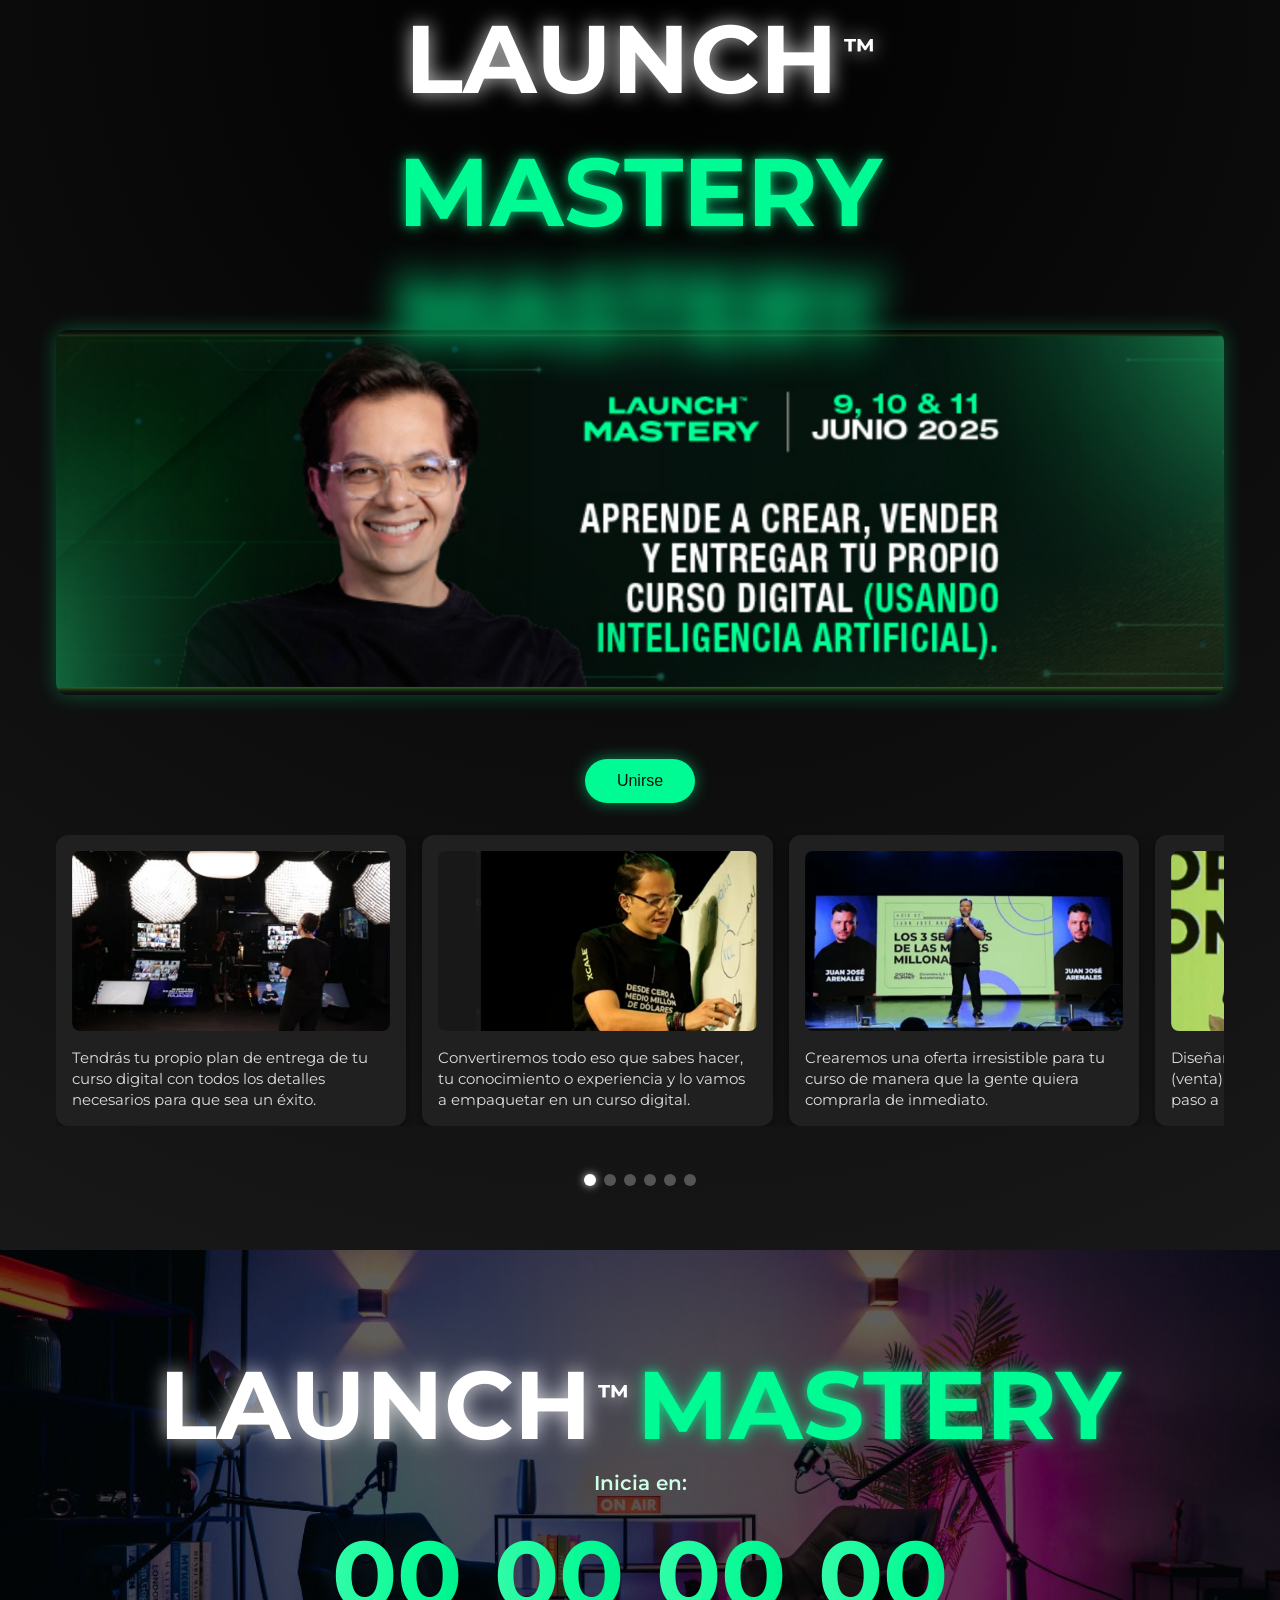
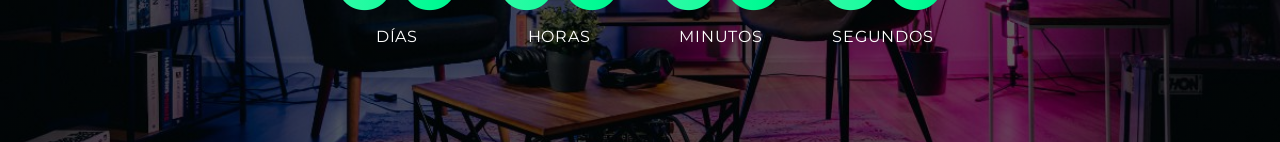
<file: Index.html>
<!DOCTYPE html>
<html lang="es">
<head>
  <meta charset="UTF-8" />
  <meta name="viewport" content="width=device-width, initial-scale=1.0"/>
  <title>Launch Mastery</title>
  <link
    href="https://fonts.googleapis.com/css2?family=Montserrat:wght@400;700&display=swap"
    rel="stylesheet"
  />
  <link rel="stylesheet" href="css/global.css" />
  <link rel="stylesheet" href="css/styles/banner.css" />
  <link rel="stylesheet" href="css/styles/contador.css" />
</head>
<body>
  <!-- Overlay para popup de error -->
  <div id="modal-overlay" class="hidden"></div>

  <!-- === HERO === -->
  <section class="hero">
    <h1 class="launch">
      LAUNCH<span class="tm">™</span>
    </h1>
    <div class="mastery-wrap">
      <h2 class="mastery">MASTERY</h2>
      <h2 class="reflection" aria-hidden="true">MASTERY</h2>
    </div>
  </section>

  <!-- === BANNER & CARDS === -->
  <section id="banner" class="banner">
    <!-- 1) Imagen de cabecera -->
    <div class="banner__inner">
      <img
        src="Recursos/img/Banner.jpg.png"
        alt="Banner Launch Mastery"
        class="banner__img"
      />
    </div>

    <!-- 2) Controles: Unirse, formulario y popup -->
    <div class="banner__controls">
      <button id="join-btn" class="btn join-btn">Unirse</button>

      <form id="email-form" class="email-form hidden">
        <input
          type="email"
          id="email-input"
          placeholder="Tu correo electrónico"
          class="email-input"
        />
        <button type="submit" class="btn submit-btn">Enviar</button>
      </form>

      <div id="error-box" class="error-box hidden">
        <div class="error-msg">
          Parece que hubo un error. No encontramos este correo en la lista de
          registrados para el evento. Vuelve a intentarlo o contacta con un
          asesor.
        </div>
        <div class="error-buttons">
          <button class="btn help-btn">Hablar con un asesor</button>
          <button class="btn retry-btn">Reintentar</button>
        </div>
      </div>
    </div>

    <!-- 3) WRAPPER para ocultar clones -->
    <div class="banner-cards-wrapper">
      <div class="banner-cards">
        <div class="banner-card">
          <img src="Recursos/img/card1.webp" alt="Convertiremos todo eso…"/>
          <p>
            Convertiremos todo eso que sabes hacer, tu conocimiento o experiencia y lo vamos a empaquetar en un curso digital.
          </p>
        </div>
        <div class="banner-card">
          <img src="Recursos/img/card2.webp" alt="Oferta irresistible"/>
          <p>
            Crearemos una oferta irresistible para tu curso de manera que la gente quiera comprarla de inmediato.
          </p>
        </div>
        <div class="banner-card">
          <img src="Recursos/img/card3.webp" alt="Plan de lanzamiento"/>
          <p>
            Diseñaremos tu plan de lanzamiento (venta) con todos los detalles, procesos y paso a paso.
          </p>
        </div>
        <div class="banner-card">
          <img src="Recursos/img/card4.webp" alt="Estrategia de marketing"/>
          <p>
            Crearás tus propios contenidos para posicionarte en redes sociales como un experto.
          </p>
        </div>
        <div class="banner-card">
          <img src="Recursos/img/card5.webp" alt="Automatización"/>
          <p>
            Podrás influenciar a las personas y generar deseo de compra por tu curso de forma instantánea.
          </p>
        </div>
        <div class="banner-card">
          <img src="Recursos/img/card6.webp" alt="Soporte continuo"/>
          <p>
            Tendrás tu propio plan de entrega de tu curso digital con todos los detalles necesarios para que sea un éxito.
          </p>
        </div>
      </div>
    </div>

    <!-- 4) Puntos de navegación -->
    <div class="carousel-dots"></div>
  </section>

  <!-- === CONTADOR === -->
  <section id="countdown" class="countdown">
    <h2 class="countdown__title">
      <span class="launch">LAUNCH<span class="tm">™</span></span>
      <span class="mastery">MASTERY</span>
    </h2>
    <p class="countdown__subtitle">Inicia en:</p>
    <div class="countdown__units">
      <div class="countdown__unit">
        <div id="days" class="countdown__value">00</div>
        <div class="countdown__label">Días</div>
      </div>
      <div class="countdown__unit">
        <div id="hours" class="countdown__value">00</div>
        <div class="countdown__label">Horas</div>
      </div>
      <div class="countdown__unit">
        <div id="minutes" class="countdown__value">00</div>
        <div class="countdown__label">Minutos</div>
      </div>
      <div class="countdown__unit">
        <div id="seconds" class="countdown__value">00</div>
        <div class="countdown__label">Segundos</div>
      </div>
    </div>
  </section>

  <!-- Scripts -->
  <script src="js/banner.js"></script>
  <script src="script.js"></script>
</body>
</html>
</file>
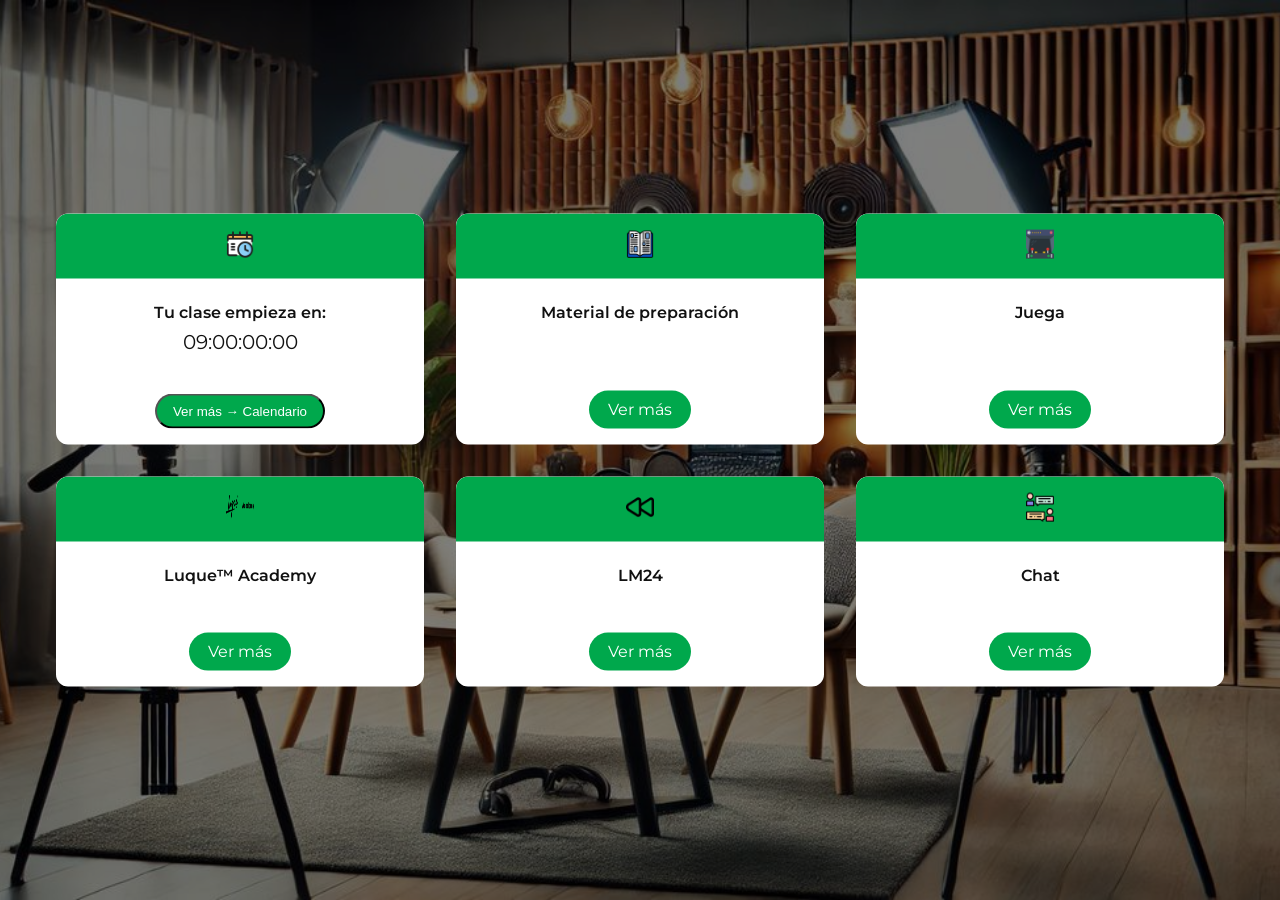
<file: Aula.html>
<!DOCTYPE html>
<html lang="es">
<head>
  <meta charset="UTF-8" />
  <meta name="viewport" content="width=device-width, initial-scale=1.0"/>
  <title>Aula • Launch Mastery</title>
  <link
    href="https://fonts.googleapis.com/css2?family=Montserrat:wght@400;700&display=swap"
    rel="stylesheet"
  />
  <link rel="stylesheet" href="css/styles/aula.css" />
</head>
<body>
  <section id="aula" class="aula">
    <!-- overlay atenuante sobre el fondo -->
    <div class="aula__overlay"></div>
    <div class="aula__grid">
      <!-- Card 1 -->
      <div class="aula__card">
        <div class="aula__card-header">  
          <img src="Recursos/icons/time-and-calendar.png" alt="Tu clase empieza en:" />
        </div>
        <div class="aula__card-body">
          <p class="aula__label">Tu clase empieza en:</p>
          <p class="aula__count">09:00:00:00</p>
        </div>
        <div class="aula__card-footer">
        <button id="to-calendar-btn" class="aula__link">Ver más → Calendario</button>
        </div>
      </div>
      <!-- Card 2 -->
      <div class="aula__card">
        <div class="aula__card-header">
          <img src="Recursos/icons/libro.png" alt="Material de preparación" />
        </div>
        <div class="aula__card-body">
          <p class="aula__label">Material de preparación</p>
        </div>
        <div class="aula__card-footer">
          <a href="#" class="aula__link">Ver más</a>
        </div>
      </div>
      <!-- Card 3 -->
      <div class="aula__card">
        <div class="aula__card-header">
          <img src="Recursos/icons/consola-de-juego.png" alt="Juega" />
        </div>
        <div class="aula__card-body">
          <p class="aula__label">Juega</p>
        </div>
        <div class="aula__card-footer">
          <a href="#" class="aula__link">Ver más</a>
        </div>
      </div>
      <!-- Card 4 -->
      <div class="aula__card">
        <div class="aula__card-header">
          <img src="Recursos/img/logo.webp" alt="Lugre Academy" />
        </div>
        <div class="aula__card-body">
          <p class="aula__label">Luque™ Academy</p>
        </div>
        <div class="aula__card-footer">
          <a href="#" class="aula__link">Ver más</a>
        </div>
      </div>
      <!-- Card 5 -->
      <div class="aula__card">
        <div class="aula__card-header">
          <img src="Recursos/icons/rebobinar.png" alt="LM24" />
        </div>
        <div class="aula__card-body">
          <p class="aula__label">LM24</p>
        </div>
        <div class="aula__card-footer">
          <a href="#" class="aula__link">Ver más</a>
        </div>
      </div>
      <!-- Card 6 -->
      <div class="aula__card">
        <div class="aula__card-header">
          <img src="Recursos/icons/charla.png" alt="Chat" />
        </div>
        <div class="aula__card-body">
          <p class="aula__label">Chat</p>
        </div>
        <div class="aula__card-footer">
          <a href="#" class="aula__link">Ver más</a>
        </div>
      </div>
    </div>
  </section>

  <script src="js/aula.js"></script>
</body>
</html>
</file>
<file: css/global.css>
/* — Reset & full-screen — */
* {
  margin: 0;
  padding: 0;
  box-sizing: border-box;
}

/* — Evito scroll horizontal, permito vertical — */
html {
  width: 100%;
  overflow-x: hidden;
}

body {
  font-family: 'Montserrat', sans-serif;
  margin: 0;
  min-height: 100vh;     /* deja que el contenido crezca más allá del viewport */
  overflow-y: auto;      /* permite scroll vertical cuando el contenido excede */
  display: flex;
  flex-direction: column;
  align-items: center;
  background: radial-gradient(circle at top, #000000, #202020);
  color: #fff;
}

/* — Hero & Banner ancho máximo — */
.hero,
.banner {
  width: 100%;
  max-width: 1200px;
  padding: 0 1rem;
}

/* — Separador entre hero y banner — */
.hero {
  text-align: center;
  position: relative;
  margin-bottom: 4rem; /* ajusta aquí si quieres más/menos espacio */
}

/* — Animación fadeIn — */
@keyframes fadeIn {
  from { opacity: 0; transform: translateY(20px); }
  to   { opacity: 1; transform: translateY(0);    }
}

/* — Animaciones flotación — */
@keyframes floatMastery {
  0%   { transform: translateY(0);      }
  100% { transform: translateY(-15px);  }
}
@keyframes floatReflection {
  0%   { transform: translateY(0) scaleY(-1.5);   }
  100% { transform: translateY(15px) scaleY(-1); }
}
/* — Pulsos bombilla en reflejo — */
/*@keyframes bulb {
  0%,50%,100% { filter: brightness(0.5) blur(30px); }
  10%,60%     { filter: brightness(1)   blur(20px);  }
  30%,80%     { filter: brightness(0.8) blur(10px);  }
}

/* — LAUNCH ™ — */
.launch {
  font-size: clamp(2.5rem, 8vw, 6rem);
  text-shadow: 0 0 20px rgba(255,255,255,0.8);
  opacity: 0;
  animation: fadeIn 1s ease-out forwards;
}
.tm {
  font-size: 30px;       /* ~30px */
  vertical-align: super;
  margin-left: 0.2em;
}

/* — Mastery + Reflejo contenedor — */
.mastery-wrap {
  position: relative;
  margin: 1rem 0;
}

/* — MASTERY principal — */
.mastery {
  font-size: clamp(2.5rem, 8vw, 6rem);
  color: #00FA93;
  text-shadow:
    0 0 10px rgba(0,250,147,0.7),
    0 0 20px rgba(0,250,147,0.4);
  opacity: 0;
  animation:
    fadeIn       1s ease-out forwards 0.5s,
    floatMastery 1.5s ease-in-out infinite alternate;
  position: relative;
  z-index: 2; /* encima del reflejo */
}

/* — Reflejo (mismo tamaño que Mastery) — */
.reflection {
  position: absolute;
  top: 100%; left: 0;
  width: 100%;
  font-size: clamp(2.5rem, 8vw, 6rem);
  color: #00FA93;
  opacity: 0.4;
  transform: translateY(0) scaleY(-1);
  filter: blur(20px);
  pointer-events: none;
  z-index: 1; /* debajo de Mastery y botón */
  animation:
    fadeIn          1s ease-out forwards 0.5s,
    floatReflection 1.5s ease-in-out infinite alternate,
    bulb            5s ease-in-out infinite;
}

/* — Botón con efecto “push” — */
.btn {
  --bg: #00643A;
  --border: #00321D;
  --hover-bg: #009658;
  --hover-text: #00321D;
  margin-top: 2rem;
  padding: 0.8em 2em;
  font-size: 1rem;
  background: var(--bg);
  color: #FFFFFF;
  border: 1px solid var(--border);
  border-radius: 2rem;
  cursor: pointer;
  position: relative;
  z-index: 3;  /* siempre encima del reflejo */
  opacity: 0;
  animation: fadeIn 1s ease-out forwards 1s;
  transition: transform 0.2s ease,
              background 0.2s ease,
              box-shadow 0.2s ease;
}
.btn:hover {
  background: var(--hover-bg);
  color: var(--hover-text);
  transform: translate(-0.25rem, -0.25rem);
  box-shadow: 0.25rem 0.25rem var(--border);
}
.btn:active {
  transform: translate(0);
  box-shadow: none;
}

/* — Responsive móviles — */
@media (max-width: 600px) {
  .launch,
  .mastery {
    font-size: clamp(2rem, 12vw, 4rem);
  }
  .btn {
    margin-top: 1.5rem;
    padding: 0.6em 1.5em;
  }
}
.hidden { display: none !important; }
</file>
<file: css/styles/banner.css>
/* banner.css */
/* ================================================== */

/* 1) Fade‐in de toda la sección */
@keyframes bannerFade {
  from { opacity: 0; }
  to   { opacity: 1; }
}

/* 2) Contenedor principal */
.banner {
  width: 100%;
  max-width: 1200px;
  margin: 0 auto 4rem;
  padding: 0 1rem;
  display: flex;
  flex-direction: column;
  gap: 2rem;
  animation: bannerFade 1s ease-out both;
}

/* 3) Imagen de cabecera */
.banner__inner {
  width: 100%;
  aspect-ratio: 16/5;
  overflow: hidden;
  border-radius: 0.75rem;
  box-shadow: 0 0 20px rgba(0,250,147,0.3);
}
.banner__img {
  width: 100%;
  height: 100%;
  object-fit: cover;
}

/* 4) Controles: botón, formulario, popup */
.banner__controls {
  position: relative;
  display: flex;
  flex-direction: column;
  align-items: center;
  gap: 1rem;
  z-index: 1;
}
/* Botón “Unirse” */
.join-btn {
  padding: 0.8em 2em;
  font-size: 1rem;
  background: #00FA93;
  color: #111;
  border: none;
  border-radius: 2rem;
  cursor: pointer;
  box-shadow: 0 0 15px rgba(0,250,147,0.5);
  transition: transform 0.2s ease, box-shadow 0.2s ease;
}
.join-btn:hover {
  transform: translate(-0.25rem, -0.25rem);
  box-shadow: 0.25rem 0.25rem #00321D;
}
/* Formulario de email */
.email-form {
  display: flex;
  gap: 1rem;
  justify-content: center;
  align-items: center;
}
.email-form.hidden {
  display: none !important;
}
.email-input {
  flex: 1;
  padding: 0.6em 1em;
  border: 1px solid #00C875;
  border-radius: 2rem;
  outline: none;
  font-size: 1rem;
}
.submit-btn {
  padding: 0.6em 1.2em;
  background: #00643A;
  color: #fff;
  border: none;
  border-radius: 2rem;
  cursor: pointer;
  transition: transform 0.2s ease;
}
.submit-btn:active {
  transform: translate(0);
}

/* 5) Overlay semi-transparente + blur */
#modal-overlay {
  position: fixed;
  inset: 0;
  background: rgba(0,0,0,0.6);
  backdrop-filter: blur(4px);
  z-index: 900;      /* por debajo del popup */
  display: none;
}
#modal-overlay.active {
  display: block;
}

/* 6) Pop-up de error, siempre fixed y centrado */
.error-box {
  position: fixed;
  top: 50%; left: 50%;
  transform: translate(-50%, -50%);
  width: 360px; max-width: 90%;
  background: rgba(0,0,0,0.85);
  padding: 1.5rem;
  border-radius: 0.75rem;
  box-shadow: 0 8px 24px rgba(0,0,0,0.7);
  color: #fff;
  text-align: center;
  z-index: 1000;     /* encima del overlay */
  animation: bannerFade 0.4s ease-out both;
}
.error-box.hidden {
  display: none !important;
}
.error-msg {
  margin-bottom: 1rem;
  line-height: 1.4;
}
/* Botones dentro del popup */
.error-buttons {
  display: flex;
  gap: 0.5rem;
  justify-content: center;
}
.error-buttons .btn {
  flex: 1;
  padding: 0.6em 1em;
  font-size: 0.9rem;
  border-radius: 2rem;
  border: none;
  cursor: pointer;
  transition: transform 0.2s ease, box-shadow 0.2s ease;
}
.help-btn {
  background: #00A8F0;
  color: #111;
  box-shadow: 0 0 8px rgba(0,168,240,0.6);
}
.help-btn:hover {
  transform: translate(-0.2rem, -0.2rem);
  box-shadow: 0.2rem 0.2rem #00321D;
}
.retry-btn {
  background: #C022FF;
  color: #111;
  box-shadow: 0 0 8px rgba(192,34,255,0.6);
}
.retry-btn:hover {
  transform: translate(-0.2rem, -0.2rem);
  box-shadow: 0.2rem 0.2rem #00321D;
}

/* 7) Carrusel deslizante */
.banner-cards-wrapper {
  overflow: hidden;
  width: 100%;
  position: relative;
}
.banner-cards {
  display: flex;
  gap: 1rem;
  overflow-x: auto;
  scroll-snap-type: x mandatory;
  scroll-behavior: smooth;
  -webkit-overflow-scrolling: touch;
  scrollbar-width: none;
}
.banner-cards::-webkit-scrollbar {
  display: none;
}
.banner-card {
  flex: 0 0 30%;
  background: #202020;
  border-radius: 0.75rem;
  padding: 1rem;
  box-shadow: 0 4px 12px rgba(0,0,0,0.5);
  scroll-snap-align: center;
  transition: transform 0.3s ease, box-shadow 0.3s ease;
}
.banner-card:hover {
  transform: translateY(-8px);
  box-shadow: 0 8px 24px rgba(0,0,0,0.7);
}
.banner-card img {
  width: 100%; height: 180px;
  object-fit: cover;
  border-radius: 0.5rem;
  margin-bottom: 0.75rem;
}
.banner-card p {
  color: #ddd;
  font-size: 0.95rem;
  line-height: 1.4;
}

/* 8) Puntos de navegación */
.carousel-dots {
  display: flex;
  justify-content: center;
  gap: 0.5rem;
  margin-top: 1rem;
  z-index: 1;
}
.dot {
  width: 12px; height: 12px;
  border-radius: 50%;
  background: #555;
  border: none;
  cursor: pointer;
  transition: background 0.3s ease, box-shadow 0.3s ease;
}
.dot.active {
  background: #FFF;
  box-shadow: 0 0 8px rgba(255,255,255,0.8);
}

/* 9) Responsive */
@media (max-width: 768px) {
  .banner-card { flex: 0 0 100%; }
}
</file>
<file: css/styles/contador.css>
/* contador.css */

/* Fade-in de toda la sección */
@keyframes fadeInSection {
    from { opacity: 0; transform: translateY(30px); }
    to   { opacity: 1; transform: translateY(0);   }
  }
  
  /* Degradado animado para los números */
  @keyframes gradientShift {
    0%   { background-position:   0% 50%; }
    50%  { background-position: 100% 50%; }
    100% { background-position:   0% 50%; }
  }
  
  /* Contenedor completo del contador */
  .countdown {
    width: 100vw;
    padding: 6rem 1rem;
    box-sizing: border-box;
    position: relative;
    display: flex;
    flex-direction: column;
    align-items: center;
    background:
      linear-gradient(
        rgba(0,0,0,0.6),
        rgba(0,0,0,0.6)
      ),
      url('../../Recursos/img/fondo_contador.jpg') center/cover no-repeat;
    animation: fadeInSection 1s ease-out both;
    font-family: 'Montserrat', sans-serif;
  }
  
  /* Título “Launch™ Mastery” con colores y efecto de texto del hero */
  .countdown__title {
    font-size: clamp(2.5rem, 8vw, 6rem);
    font-weight: 700;
    color: #fff;
    text-shadow:
      0 0 20px rgba(255,255,255,0.8);
    margin-bottom: 0.5rem;
    /* Para dividir LAUNCH y MASTERY en elementos separados */
    display: flex;
    gap: 0.5rem;
  }
  .countdown__title .launch {
    color: #fff;
  }
  .countdown__title .mastery {
    color: #00FA93;
    text-shadow:
      0 0 10px rgba(0,250,147,0.7),
      0 0 20px rgba(0,250,147,0.4);
  }
  
  /* Subtítulo “Inicia en:” un poco más grueso */
  .countdown__subtitle {
    font-size: clamp(1rem, 2.5vw, 1.25rem);
    font-weight: 600;
    color: #CCFEE9;
    margin-bottom: 2rem;
  }
  
  /* Contenedor de las unidades */
  .countdown__units {
    display: flex;
    gap: 2rem;
    flex-wrap: wrap;
    justify-content: center;
  }
  
  /* Cada bloque de unidad */
  .countdown__unit {
    text-align: center;
  }
  
  /* Números con degradado animado */
  .countdown__value {
    font-size: clamp(2.5rem, 8vw, 6rem);
    font-weight: 700;
    background: linear-gradient(
      270deg,
      #00321D, #00643A, #009658, #00C875, #00FA93, #33FBA8
    );
    background-size: 400% 400%;
    -webkit-background-clip: text;
    -webkit-text-fill-color: transparent;
    animation: gradientShift 8s ease infinite;
    line-height: 1;
  }
  
  /* Etiquetas siempre en blanco */
  .countdown__label {
    font-size: clamp(0.75rem, 2vw, 1rem);
    font-weight: 400;
    text-transform: uppercase;
    letter-spacing: 0.05em;
    margin-top: 0.25rem;
    color: #FFFFFF;
  }
  
  /* Responsive móviles */
  @media (max-width: 600px) {
    .countdown {
      padding: 4rem 1rem;
    }
    .countdown__title {
      font-size: clamp(2rem, 12vw, 4rem);
    }
    .countdown__subtitle {
      font-size: clamp(0.9rem, 4vw, 1.1rem);
    }
    .countdown__value {
      font-size: clamp(2rem, 10vw, 4rem);
    }
    .countdown__label {
      font-size: clamp(0.6rem, 3vw, 0.85rem);
    }
    .countdown__units {
      gap: 1rem;
    }
  }
</file>
<file: css/styles/aula.css>
/* aula.css */

/* — Reset básico — */
* {
    margin: 0;
    padding: 0;
    box-sizing: border-box;
  }
  
  /* — Body y contenedor principal de Aula — */
  html, body {
    width: 100%;
    height: 100%;
    font-family: 'Montserrat', sans-serif;
    overflow: hidden;           /* evitamos scroll extra */
  }
  
  #aula {
    position: relative;
    width: 100%;
    height: 100%;
    background: url("../../Recursos/img/Fondo_aula.jpg") center/cover no-repeat;
  }
  
  .aula__overlay {
    position: absolute;
    inset: 0;
    background: rgba(0,0,0,0.5);
    pointer-events: none;
  }
  
  /* — Grid de cards 3×2 centrado en ambos ejes — */
  .aula__grid {
    position: absolute;
    top: 50%;
    left: 50%;
    transform: translate(-50%, -50%);
    display: grid;
    grid-template-columns: repeat(3, minmax(200px, 1fr));
    gap: 2rem;
    width: calc(100% - 2rem);
    max-width: 1200px;
    padding: 0 1rem;
    z-index: 1; /* encima del overlay */
  }
  
  /* — Cada card — */
  .aula__card {
    background: #fff;
    border-radius: 0.75rem;
    overflow: hidden;
    display: flex;
    flex-direction: column;
    transition: transform 0.3s ease, box-shadow 0.3s ease;
  }
  .aula__card:hover {
    transform: translateY(-6px);
    box-shadow: 0 12px 24px rgba(0,0,0,0.2);
  }
  
  /* — Header verde con curva superior — */
  .aula__card-header {
    background: #00A84C;
    padding: 1rem;
    text-align: center;
    border-top-left-radius: 0.75rem;
    border-top-right-radius: 0.75rem;
  }
  .aula__card-header img {
    width: 1.8rem;
    height: 1.8rem;
  }
  
  /* — Cuerpo blanco con texto centrado — */
  .aula__card-body {
    flex: 1;
    padding: 1.5rem;
    text-align: center;
  }
  .aula__label {
    font-weight: 600;
    color: #111;
    margin-bottom: 0.5rem;
  }
  .aula__count {
    font-size: 1.25rem;
    color: #111;
  }
  
  /* — Footer con botón — */
  .aula__card-footer {
    padding: 1rem;
    text-align: center;
  }
  .aula__link {
    display: inline-block;
    padding: 0.6em 1.2em;
    background: #00A84C;
    color: #fff;
    border-radius: 2rem;
    text-decoration: none;
    transition: background 0.2s ease, transform 0.2s ease;
  }
  .aula__link:hover {
    background: #007a2f;
    transform: translate(-2px, -2px);
  }
  
  /* — Responsive escritorio (<=768px): 1 columna de grid — */
  @media (max-width: 768px) {
    .aula__grid {
      grid-template-columns: 1fr;
    }
  }
  
  /* — Responsive móvil (<=600px): carrusel 2×1 — */
  @media (max-width: 600px) {
    /* convertimos el grid en flex-scroll */
    .aula__grid {
      display: flex !important;
      flex-wrap: nowrap;
      overflow-x: auto;
      overflow-y: hidden;
      scroll-snap-type: x mandatory;
      -webkit-overflow-scrolling: touch;
      gap: 1rem;
      padding-bottom: 0.5rem;
    }
  
    .aula__grid::-webkit-scrollbar {
      display: none;
    }
    .aula__grid {
      scrollbar-width: none;
    }
  
    /* cada card ocupa el 50% del ancho viewport */
    .aula__card {
      flex: 0 0 50%;
      scroll-snap-align: start;
      margin: 0;
    }
  }
  #aula {
    transition: transform 0.3s ease, opacity 0.3s ease;
    transform-origin: center center;
  }
  #aula.zoom-out {
    transform: scale(1.2);
    opacity: 0;
  }
</file>
